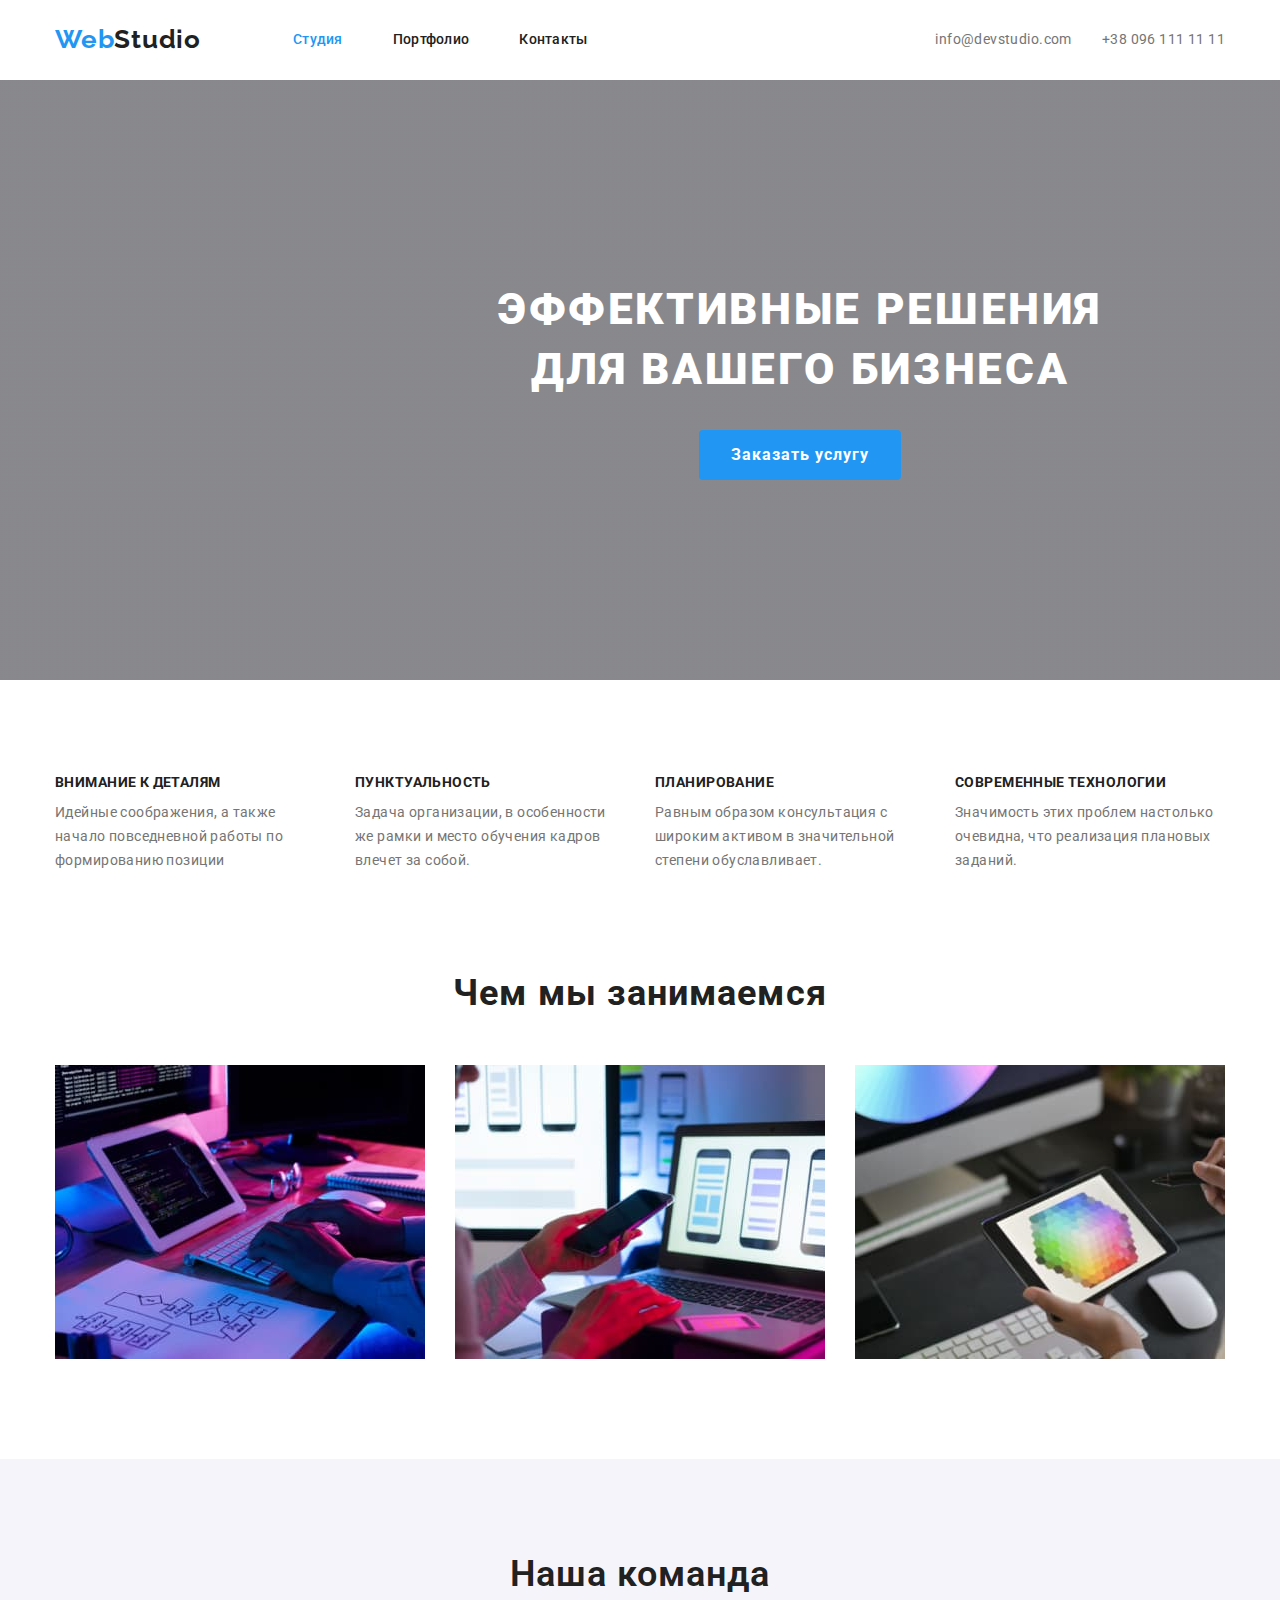
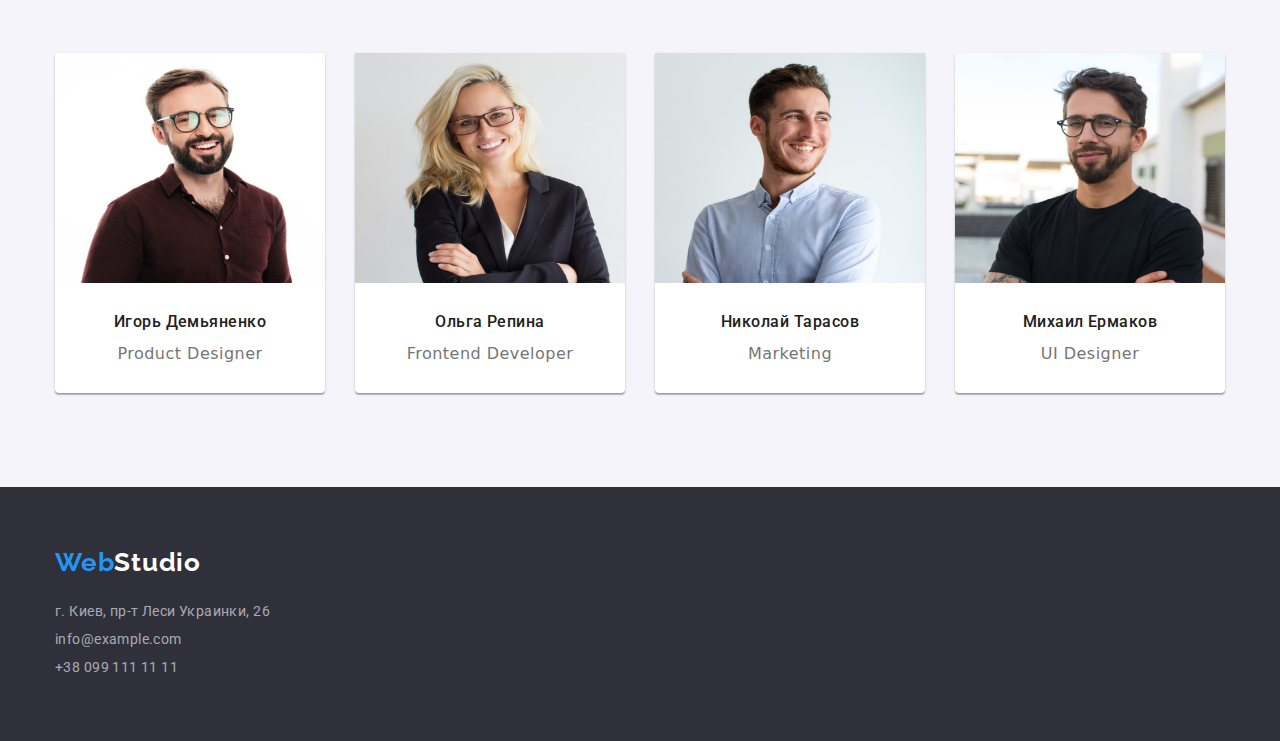
<file: index.html>
<!DOCTYPE html>
<html lang="ru">
  <head>
    <meta charset="UTF-8" />
    <meta http-equiv="X-UA-Compatible" content="IE=edge" />
    <meta name="viewport" content="width=device-width, initial-scale=1.0" />
    <title>WebStudio</title>
    <link rel="preconnect" href="https://fonts.gstatic.com">
    <link rel="stylesheet" href="https://cdnjs.cloudflare.com/ajax/libs/modern-normalize/1.1.0/modern-normalize.min.css">
    <link href="https://fonts.googleapis.com/css2?family=Oleo+Script&family=Raleway:wght@700&family=Roboto:wght@400;500;700;900&display=swap" rel="stylesheet">
    <link rel="stylesheet" href="./css/styles.css">
  </head>

  <body>
    <!-- header -->
    <header class="header">
      <div class="container header-container">
        <nav class="navigation">
        <a class="logo title link" href="./"><span class="logo-span">Web</span>Studio</a>
        <ul class="menu list">
          <li class="menu-item">
            <a class="menu-link link  current" href="./index.html">Студия</a>
          </li>
          <li class="menu-item">
            <a class="menu-link link" href="./portfolio.html">Портфолио</a>
          </li>
          <li class="menu-item">
            <a class="menu-link link" href="#">Контакты</a>
          </li>
        </ul>
      </nav>
      <ul class="list menu-contacts">
        <li class="menu-contacts-link">
          <a class="mail-link link header-link" href="mailto:info@devstudio.com">info@devstudio.com</a>
        </li>
        <li class="menu-contacts-link">
          <a class="tel-link link header-link" href="tel:+380961111111">+38 096 111 11 11</a>
        </li>
      </ul>
      </div>
    </header>
    
    <main>
    <!-- Banner -->
    <section class="container banner">
      <h1 class="hero-title">
        Эффективные решения <br />
        для вашего бизнеса
      </h1>
      <button class="modal-btn hero-btn" type="button">Заказать услугу</button>
    </section>

      <!-- about -->
      <section class="services section">
      <div class="container">
        <h2 hidden>О нас</h2>
        <ul class="list services-container">
          <li class="serveces-box">
            <h3 class="parts_description">Внимание к деталям</h3>
            <p class="description">
              Идейные соображения, а также начало повседневной работы по формированию позиции
            </p>
          </li>
          <li class="serveces-box">
            <h3 class="parts_description">Пунктуальность</h3>
            <p class="description">
              Задача организации, в особенности же рамки и место обучения кадров влечет за собой.
            </p>
          </li>
          <li class="serveces-box">
            <h3 class="parts_description">Планирование</h3>
            <p class="description">
              Равным образом консультация с широким активом в значительной степени обуславливает.
            </p>
          </li>
          <li class="serveces-box">
            <h3 class="parts_description">Современные технологии</h3>
            <p class="description">
              Значимость этих проблем настолько очевидна, что реализация плановых заданий.
            </p>
          </li>
        </ul>
        </div>
      </section>
    
      <!-- services -->
    <section class="container-services">
      <div class="container">
        <h2 class="first_block">Чем мы занимаемся</h2>
        <ul class="list us-services">
          <li class="services">
            <img src="./images/img.jpg" alt="Пишет разметку страниц" width="370" height="294" />
          </li>
          <li class="services">
            <img  src="./images/img_2.jpg"  alt="Разрабатывает программу под андроид"  width="370" height="294"/></li>
          <li class="services">
            <img src="./images/img_3.jpg" alt="Подбирает цвет" width="370" height="294" />
          </li>
        </ul>
      </div>
    </section>

      <!-- our team -->
     <section class="container-our-team section">
    <div class="container box-our-team ">
        <h2 class="second_block">Наша команда</h2>
        <ul class="list our-team">
          <li class="our-team-us">
            <img class="img-us" src="./images/igor.jpg" alt="Игорь Демьяненко" width="270" height="260" />
            <p class="staff_name">Игорь Демьяненко</p>
            <p class="position" lang="en">Product Designer</p>
          </li>
          <li class="our-team-us">
            <img class="img-us" src="./images/olga.jpg" alt="Ольга Репина" width="270" height="260" />
            <p class="staff_name">Ольга Репина</p>
            <p class="position" lang="en">Frontend Developer</p>
          </li>
          <li class="our-team-us">
            <img class="img-us" src="./images/nicolay.jpg" alt="Николай Тарасов" width="270" height="260" />
            <p class="staff_name">Николай Тарасов</p>
            <p class="position" lang="en">Marketing</p>
          </li>
          <li class="our-team-us">
            <img class="img-us" src="./images/mikhail.jpg" alt="Михаил Ермаков" width="270" height="260" />
            <p class="staff_name">Михаил Ермаков</p>
            <p class="position" lang="en">UI Designer</p>
          </li>
        </ul>
      </section>
      </div>
    </main>

    <!-- footer -->
    <footer class="footer">
      <div class="container">
          <div class="footer-logo">
          <a class="title link web-link" href="#"><span class="logo-span-footer">Web</span>Studio</a>
          </div>
          <address>
          <ul class="list footer-box-us"></ul>
          <li class="address-item-footer">
            <a class="address-link link" href="https://goo.gl/maps/vjuT3KmpGd8uThZYA" target="blank" rel="noopener noreferrer"
              >г. Киев, пр-т Леси Украинки, 26</a
            >
          </li>
          <li class="address-item-footer">
            <a class="mail-link link footer-link" href="mailto:info@example.com">info@example.com</a>
          </li>
          <li class="address-item-footer">
            <a class="tel-link link footer-link" href="tel:+380991111111">+38 099 111 11 11</a>
          </li>
        </ul>
      </address>
    </footer>
    </div>
  </body>
</html>
</file>
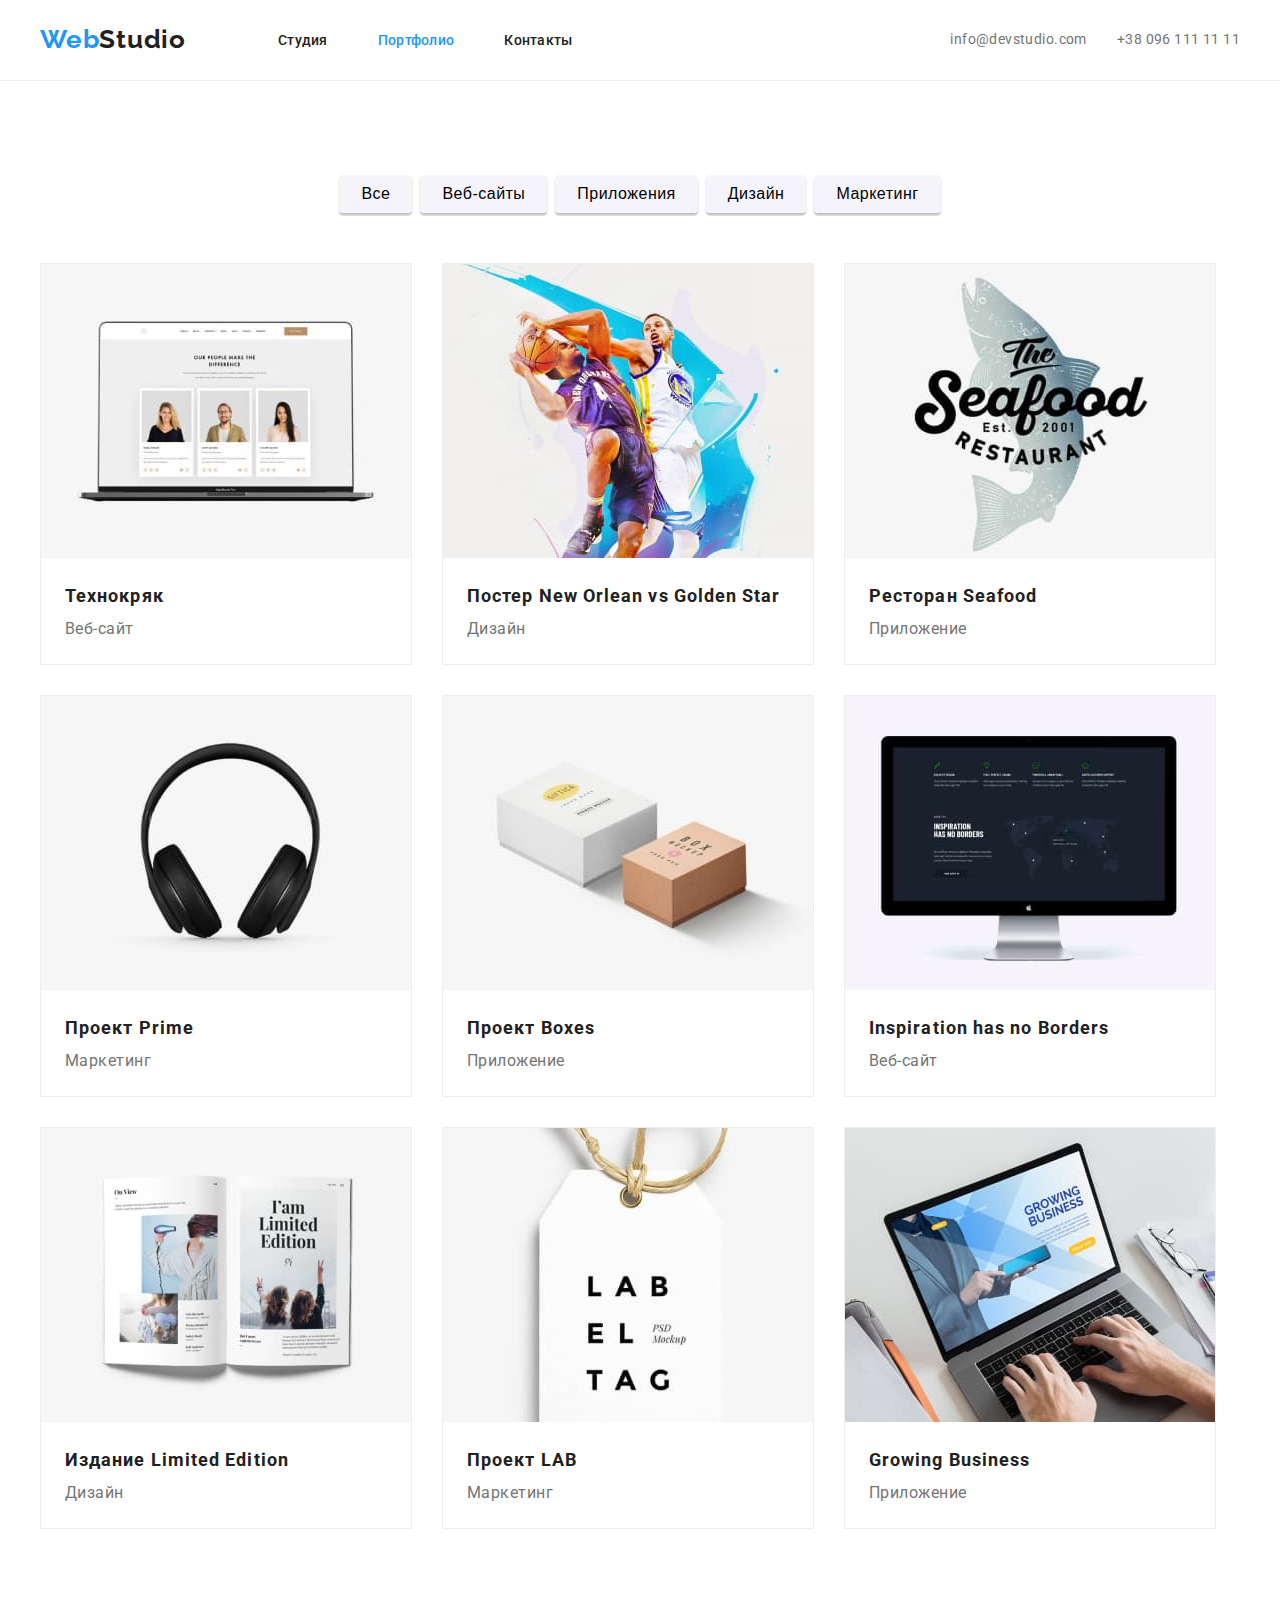
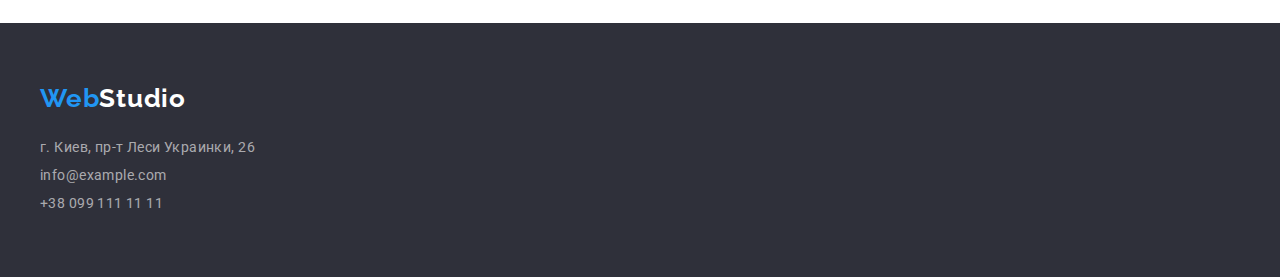
<file: portfolio.html>
<!DOCTYPE html>
<html lang="ru">
  <head>
    <meta charset="UTF-8" />
    <meta http-equiv="X-UA-Compatible" content="IE=edge" />
    <meta name="viewport" content="width=device-width, initial-scale=1.0" />
    <title>Porfolio</title>
    <link rel="preconnect" href="https://fonts.gstatic.com">
    <link href="https://fonts.googleapis.com/css2?family=Oleo+Script&family=Raleway:wght@700&family=Roboto:wght@400;500;700;900&display=swap" rel="stylesheet">
    <link rel="stylesheet" href="./css/styles.css">
  </head>

  <body>
    <!-- header -->
    <header class="header">
      <div class="container header-container">
        <nav class="navigation">
        <a class="logo title link" href="./"><span class="logo-span">Web</span>Studio</a>
        <ul class="menu list">
          <li class="menu-item">
            <a class="menu-link link" href="./index.html">Студия</a>
          </li>
          <li class="menu-item">
            <a class="menu-link link current" href="./portfolio.html">Портфолио</a>
          </li>
          <li class="menu-item">
            <a class="menu-link link" href="#">Контакты</a>
          </li>
        </ul>
      </nav>
      <ul class="list menu-contacts">
        <li class="menu-contacts-link">
          <a class="mail-link link header-link" href="mailto:info@devstudio.com">info@devstudio.com</a>
        </li>
        <li class="menu-contacts-link">
          <a class="tel-link link header-link" href="tel:+380961111111">+38 096 111 11 11</a>
        </li>
      </ul>
      </div>
    </header>

    <h1 hidden>Портфолио</h1>

        <section class="section">
          <div class="container section-portfolio">            
          <ul class="portfolio-btn-list list">
            <li class="button-portfolio">
                <button class="modal-btn portfolio-btn btn" type="button">Все</button>
            </li>
            <li class="button-portfolio">
                <button class="modal-btn portfolio-btn btn" type="button">Веб-сайты</button>
            </li>
            <li class="button-portfolio">
                <button class="modal-btn portfolio-btn btn" type="button">Приложения</button>
            </li>
            <li class="button-portfolio">
                <button class="modal-btn portfolio-btn btn" type="button">Дизайн</button>
            </li>
            <li class="button-portfolio">
                <button class="modal-btn portfolio-btn btn" type="button">Маркетинг</button>
            </li>
        </ul>
        </div>
        <div class="container portfolio-conteiner">
        <ul class="us-projects list">
          <li class="project-box">
            <img src="./images_portfolio/technocryak.jpg" alt="Ноутбук с изображением сайта">
            <div class="portfolio-text">
            <h2 class="header_style">Технокряк</h2>
            <p class="description_style">Веб-сайт</p>
            </div>
          </li>
          <li class="project-box">
            <img src="./images_portfolio/new_orlean.jpg" alt="Два баскитболиста с мячем">
            <div class="portfolio-text">
            <h2 class="header_style" lang="en">Постер New Orlean vs Golden Star</h2>
            <p class="description_style">Дизайн</p>
            </div>
          </li>
          <li class="project-box">
            <img src="./images_portfolio/seafood.jpg" alt="Эмблема ресторана">
            <div class="portfolio-text">
            <h2 class="header_style" lang="en">Ресторан Seafood</h2>
            <p class="description_style">Приложение</p>
            </div>
          </li>
          <li class="project-box">
            <img src="./images_portfolio/prime.jpg" alt="Наушники">
            <div class="portfolio-text">
            <h2 class="header_style" lang="en">Проект Prime</h2>
            <p class="description_style">Маркетинг</p>
            </div>
          </li>
          <li class="project-box">
            <img src="./images_portfolio/boxes.jpg" alt="Коробки">
            <div class="portfolio-text">
            <h2 class="header_style" lang="en">Проект Boxes</h2>
            <p class="description_style">Приложение</p>
            </div>
          </li>
          <li class="project-box">
            <img src="./images_portfolio/borders.jpg" alt="Изображен Веб-сайт">
            <div class="portfolio-text">
            <h2 class="header_style" lang="en">Inspiration has no Borders</h2>
            <p class="description_style">Веб-сайт</p>
            </div>
          </li>
          <li class="project-box">
            <img src="./images_portfolio/limited_edition.jpg" alt="Дизайн книги">
            <div class="portfolio-text">
            <h2 class="header_style" lang="en">Издание Limited Edition</h2>
            <p class="description_style">Дизайн</p>
            </div>
          </li>
          <li class="project-box">
            <img src="./images_portfolio/lab.jpg" alt="Подпись">
            <div class="portfolio-text">
            <h2 class="header_style" lang="en">Проект LAB</h2>
            <p class="description_style">Маркетинг</p>
            </div>
          </li>
          <li class="project-box">
            <img src="./images_portfolio/growing_business.jpg" alt="Приложение для устройства">
            <div class="portfolio-text">
            <h2 class="header_style" lang="en">Growing Business</h2>
            <p class="description_style">Приложение</p>
            </div>
          </li>
        </ul>
      </div>
      </section>

    <!-- about -->

    <!-- footer -->
    <footer class="footer">
      <div class="container">
          <div class="footer-logo">
          <a class="title link web-link" href="#"><span class="logo-span-footer">Web</span>Studio</a>
          </div>
          <address>
          <ul class="list footer-box-us"></ul>
          <li class="address-item-footer">
            <a class="address-link link" href="https://goo.gl/maps/vjuT3KmpGd8uThZYA" target="blank" rel="noopener noreferrer"
              >г. Киев, пр-т Леси Украинки, 26</a
            >
          </li>
          <li class="address-item-footer">
            <a class="mail-link link footer-link" href="mailto:info@example.com">info@example.com</a>
          </li>
          <li class="address-item-footer">
            <a class="tel-link link footer-link" href="tel:+380991111111">+38 099 111 11 11</a>
          </li>
        </ul>
      </address>
    </footer>
    </div>
  </body>
</html>
</file>
<file: css/styles.css>
:root {
  --main-font: 'Roboto', sans-serif;
  --secondary-font: 'Raleway', sans-serif;
  --accent-color: #2196f3;
  --title-color: #212121;
  --text-color: #757575;
  --button-hover-color: #188ce8;
  --secondary-color: #ffffff;
  --team-bg: #f5f4fa;
  --bg-color: #2f303a;
  --hero-bg: #c4c4c4;
}

h1,
h2,
h3,
h4,
h5,
h6,
p {
  margin-top: 0;
  margin-bottom: 0;
}

ul,
ol {
  margin-top: 0px;
  margin-bottom: 0px;
  padding-left: 0px;
}

img {
  display: block;
}

li {
  list-style-type: none; /* Убираем маркеры */
}

.list {
  list-style: none;
}

.link {
  text-decoration: none;
  color: var(--title-color);
}

address {
  font-style: normal;
}

body {
  font-weight: 400;
  color: var(--title-color);
  margin: 0px 0px 0px;
}

/*----------- components ------------*/

.section-portfolio {
  margin-bottom: 50px;
}

.header {
  padding-top: 24px;
  padding-bottom: 25px;
  border-bottom: 1px solid #ececec;
  font-family: var(--secondary-font);
}

.container {
  width: 1200px;
  margin: 0 auto;
  padding-left: 15px;
  padding-right: 15px;
}

.header-container {
  display: flex;
  align-items: center;
  justify-content: space-between;
}

.logo {
  margin-right: 92px;
  color: var(--title-color);
  font-weight: 700;
  font-size: 26px;
  line-height: 1.19;
  letter-spacing: 0.03em;
  /*text-shadow: 0px 4px 4px rgba(0, 0, 0, 0.25);*/
}

.logo-span {
  color: var(--accent-color);
}

.navigation {
  display: flex;
  align-items: center;
}

.menu {
  display: flex;
  align-items: center;
}

.menu-contacts {
  display: flex;
  align-items: center;
}

.menu.list {
  cursor: pointer;
}

.menu-contacts-link {
  display: flex;
  align-items: center;
  justify-content: center;
}

.menu-contacts-link:not(:last-child) {
  margin-right: 30px;
}

.menu-item:not(:last-child) {
  margin-right: 50px;
}

.banner {
  display: flex;
  align-items: center;
  flex-direction: column;
  width: 1600px;
  background-color: var(--hero-bg);
  background-image: linear-gradient(rgba(47, 48, 58, 0.4), rgba(47, 48, 58, 0.4)), url(../images/);
  padding-top: 200px;
  padding-bottom: 200px;
  position: relative;
  bottom: 1px;
  right: auto;
}

/*---------------- header ------------------*/

.header {
  padding-top: 24px;
  padding-bottom: 25px;
  border-bottom: 1px solid #ececec;
}

.header-container {
  display: flex;
  align-items: center;
  justify-content: space-between;
}

.modal-btn {
  border-radius: 4px;
  cursor: pointer;
  border: 0;
}

.modal-btn:hover,
.modal-btn:focus {
  background-color: #188ce8;
  color: var(--secondary-color);
}

.hero-btn {
  padding: 10px 32px;
  font-weight: 700;
  font-size: 16px;
  line-height: 1.88;
  text-align: center;
  letter-spacing: 0.06em;
  color: var(--secondary-color);
  background-color: var(--accent-color);
  font-family: var(--main-font);
}

.section {
  padding-top: 94px;
}

.menu-link {
  font-weight: 500;
  font-size: 14px;
  line-height: 1.14;
  letter-spacing: 0.02em;
  font-family: var(--main-font);
  color: var(--title-color);
}

.menu-link:hover,
.menu-link:focus {
  color: var(--accent-color);
}

.menu-link.current {
  color: var(--accent-color);
}

.mail-link,
.tel-link {
  font-family: var(--main-font);
  font-size: 14px;
  line-height: 1.71;
  letter-spacing: 0.03em;
  color: var(--text-color);
}

.tel-link:hover,
.tel-link:focus {
  color: var(--accent-color);
}

.mail-link:hover,
.mail-link:focus,
.mail-link:hover .contact-link-item,
.mail-link:focus .contact-link-item {
  color: var(--accent-color);
  fill: var(--accent-color);
}

.mail-link.header-link {
  display: flex;
  align-items: center;
}

.tel-link.header-link {
  display: flex;
  align-items: center;
}

/*------------------ end header -------------*/

/*-------------- Banner -------------*/

.hero-title {
  width: 696px;
  font-family: var(--main-font);
  font-weight: 900;
  font-size: 44px;
  line-height: 1.36;
  text-align: center;
  letter-spacing: 0.06em;
  text-transform: uppercase;
  color: var(--secondary-color);
  margin-bottom: 30px;
}

/*-------------- End Banner -------------*/

/*---------------- about ---------------*/

.services-container {
  display: flex;
  flex-wrap: wrap;
  justify-content: space-between;
  font-size: 14px;
  line-height: 1.71;
  letter-spacing: 0.03em;
  color: var(--description-color);
  font-family: var(--main-font);
}

.serveces-box {
  width: 270px;
}

/* ====== about ===== */

.about-us {
  display: inline-block;
  display: flex;
  align-items: center;
  margin-left: -30px;
  margin-top: -30px;
  margin-bottom: 100px;
}

.parts_description {
  font-family: var(--main-font);
  font-weight: 700;
  font-size: 14px;
  line-height: 1.14;
  letter-spacing: 0.03em;
  text-transform: uppercase;
  margin-bottom: 10px;
}

.description {
  font-size: 14px;
  line-height: 1.71;
  letter-spacing: 0.03em;
  color: var(--text-color);
}

.first_block {
  font-size: 700;
  font-size: 36px;
  text-align: center;
  font-family: var(--main-font);
  font-size: 36px;
  line-height: 1.17;
  letter-spacing: 0.03em;
  margin-bottom: 50px;
  color: var(--title-color);
}

.second_block {
  font-weight: 600;
  font-size: 36px;
  line-height: 1.17;
  text-align: center;
  letter-spacing: 0.03em;
  font-family: var(--main-font);
  margin-bottom: 58px;
}

.img-us {
  padding-bottom: 30px;
}

.staff_name {
  padding-bottom: 12px;
  font-family: var(--main-font);
  font-weight: 500;
  font-size: 16px;
  line-height: 1.18;
  text-align: center;
  letter-spacing: 0.03em;
}

.position {
  padding-bottom: 30px;
  font-size: 16px;
  line-height: 1.19;
  text-align: center;
  letter-spacing: 0.03em;
  color: var(--text-color);
}

/* end about */

/* services */

.services {
  margin-bottom: 100px;
}

.us-services {
  display: flex;
  justify-content: space-between;
}

/* end services */

/* our-team */

.our-team {
  display: flex;
  flex-wrap: wrap;
  margin-left: -30px;
  margin-top: -30px;
}

.our-team-us {
  margin-top: 30px;
  margin-left: 30px;
  background-color: var(--secondary-color);
  border-radius: 0px 0px 4px 4px;
  box-shadow: 0px 1px 3px rgba(0, 0, 0, 0.12), 0px 1px 1px rgba(0, 0, 0, 0.14),
    0px 2px 1px rgba(0, 0, 0, 0.2);
}

.container-our-team {
  background-color: var(--team-bg);
  padding-bottom: 94px;
}

/* and our-team */

/* footer */

.web-link {
  margin-right: 93px;
  font-family: var(--secondary-font);
  color: var(--secondary-color);
  font-weight: 700;
  font-size: 26px;
  line-height: 1.19;
  letter-spacing: 0.03em;
}

.logo-span-footer {
  color: var(--accent-color);
}

.footer-box {
  width: auto;
  height: 252px;
  left: 0px;
  top: 2093px;
  position: absolute;
}

.footer-logo {
  width: 150px;
  height: 30px;
  margin-bottom: 20px;
}

.footer-logo .logo {
  color: var(--secondary-color);
}

.footer {
  background-color: var(--bg-color);
  padding-top: 60px;
  padding-bottom: 60px;
}

.mail-link.footer-link,
.tel-link.footer-link {
  font-family: var(--main-font);
  font-size: 14px;
  line-height: 2;
  letter-spacing: 0.03em;
  color: rgba(255, 255, 255, 0.6);
}

.address-link {
  font-family: var(--main-font);
  font-size: 14px;
  line-height: 2;
  letter-spacing: 0.03em;
  color: rgba(255, 255, 255, 0.6);
}

.address-link:focus,
.address-link:hover,
.footer-link:focus,
.footer-link:hover {
  color: var(--secondary-color);
}

/* end footer */

/* ============= PORTFOLIO ============== */

/* style buttons */

.portfolio-btn {
  padding: 6px 22px;
  font-weight: 500;
  font-size: 16px;
  line-height: 1.63;
  text-align: center;
  letter-spacing: 0.03em;
  cursor: pointer;
  background-color: var(--team-bg);
}

.portfolio-btn-list {
  display: flex;
  align-items: center;
  justify-content: center;
  margin-bottom: 20px;
}

.button-portfolio {
  box-shadow: 0px 3px 1px rgba(0, 0, 0, 0.1), 0px 1px 2px rgba(0, 0, 0, 0.08),
    0px 2px 2px rgba(0, 0, 0, 0.12);
  border-radius: 4px;
}

.button-portfolio:not(:last-child) {
  margin-right: 8px;
}

/* end style buttons */

.portfolio-conteiner {
  margin-bottom: 94px;
}

.us-projects {
  display: flex;
  flex-wrap: wrap;
  margin-left: -30px;
}

.project-box {
  background: var(--secondary-color);
  border: 1px solid #eeeeee;
  box-sizing: border-box;
  margin-top: 30px;
  margin-left: 30px;
}

.project-box:hover,
.project-box:focus {
  box-shadow: 0px 1px 1px rgba(0, 0, 0, 0.12), 0px 4px 4px rgba(0, 0, 0, 0.06),
    1px 4px 6px rgba(0, 0, 0, 0.16);
}

.header_style {
  font-family: var(--main-font);
  font-weight: 700;
  font-size: 18px;
  line-height: 2;
  letter-spacing: 0.06em;
  color: var(--title-color);
}

.description_style {
  font-family: var(--main-font);
  font-size: 16px;
  line-height: 1.87;
  letter-spacing: 0.03em;
  color: var(--text-color);
}

.portfolio-text {
  padding: 20px 24px;
}
/* out style buttons */
</file>
